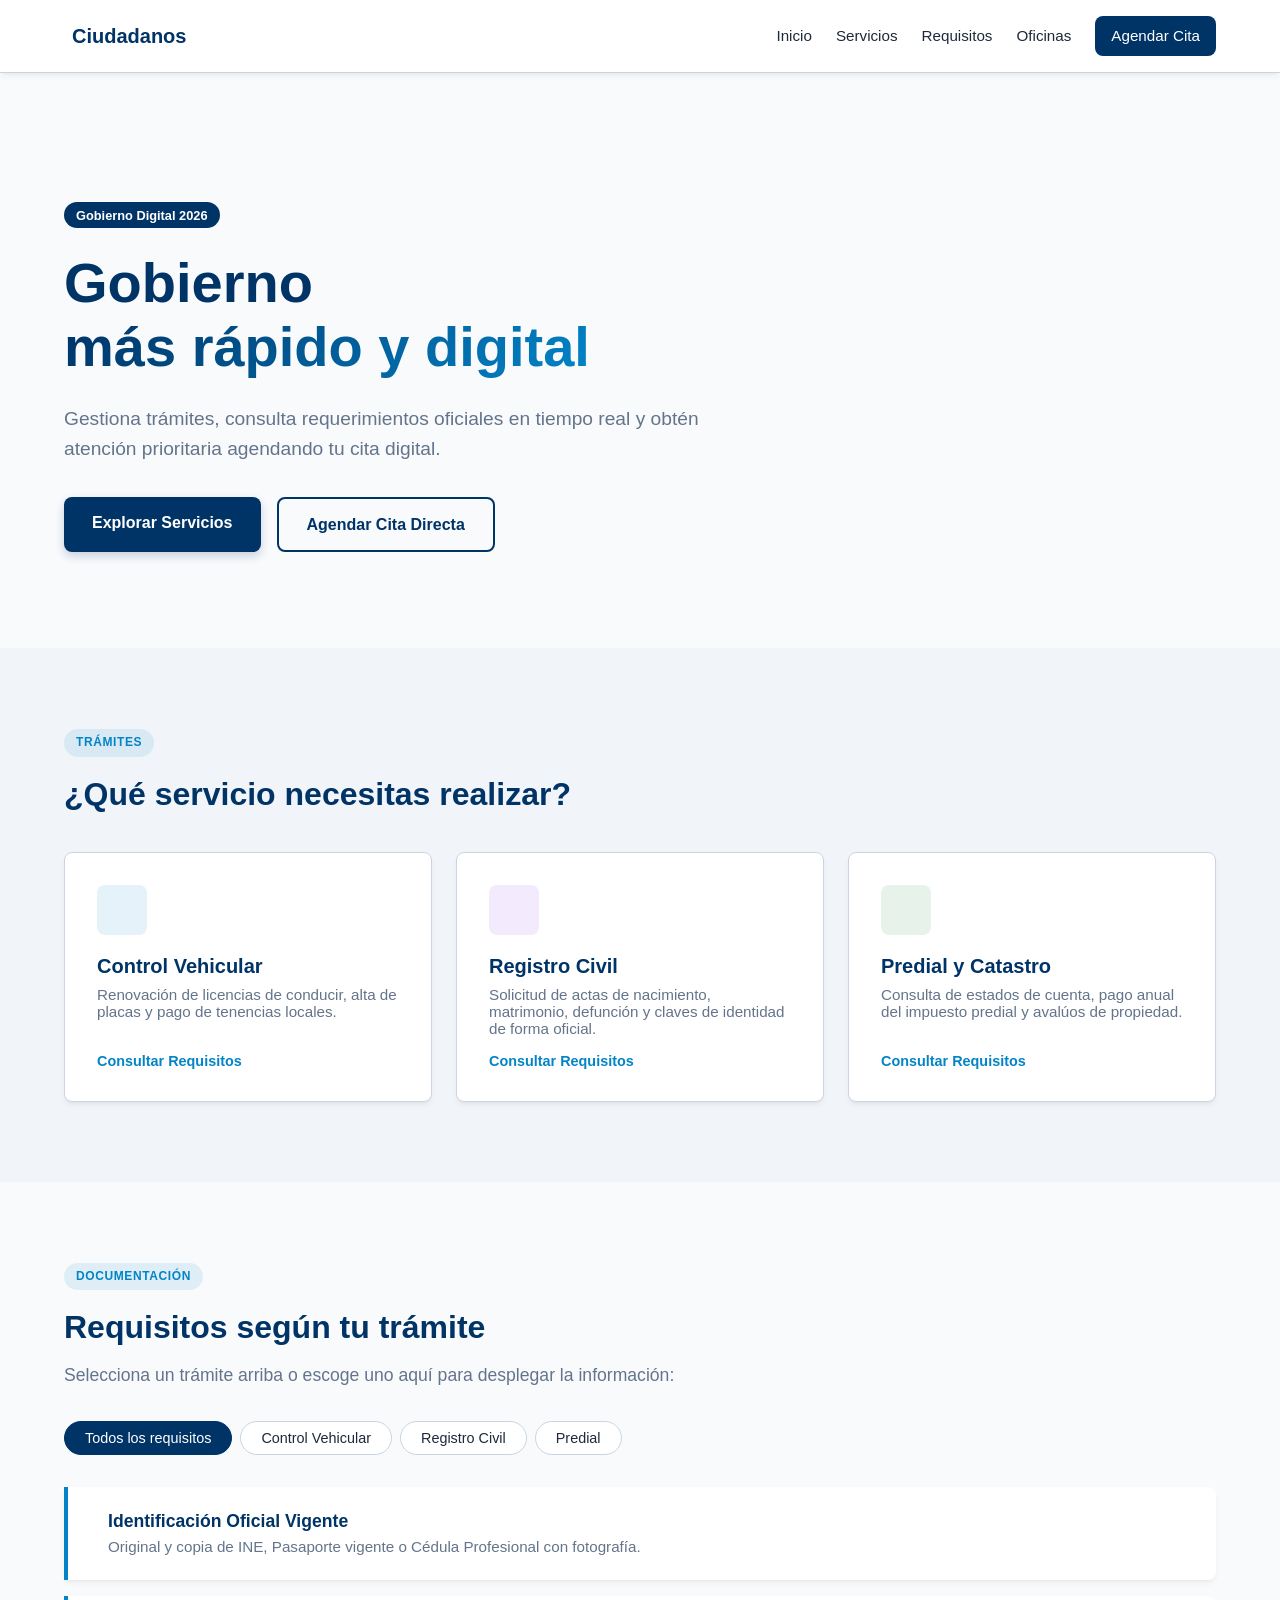
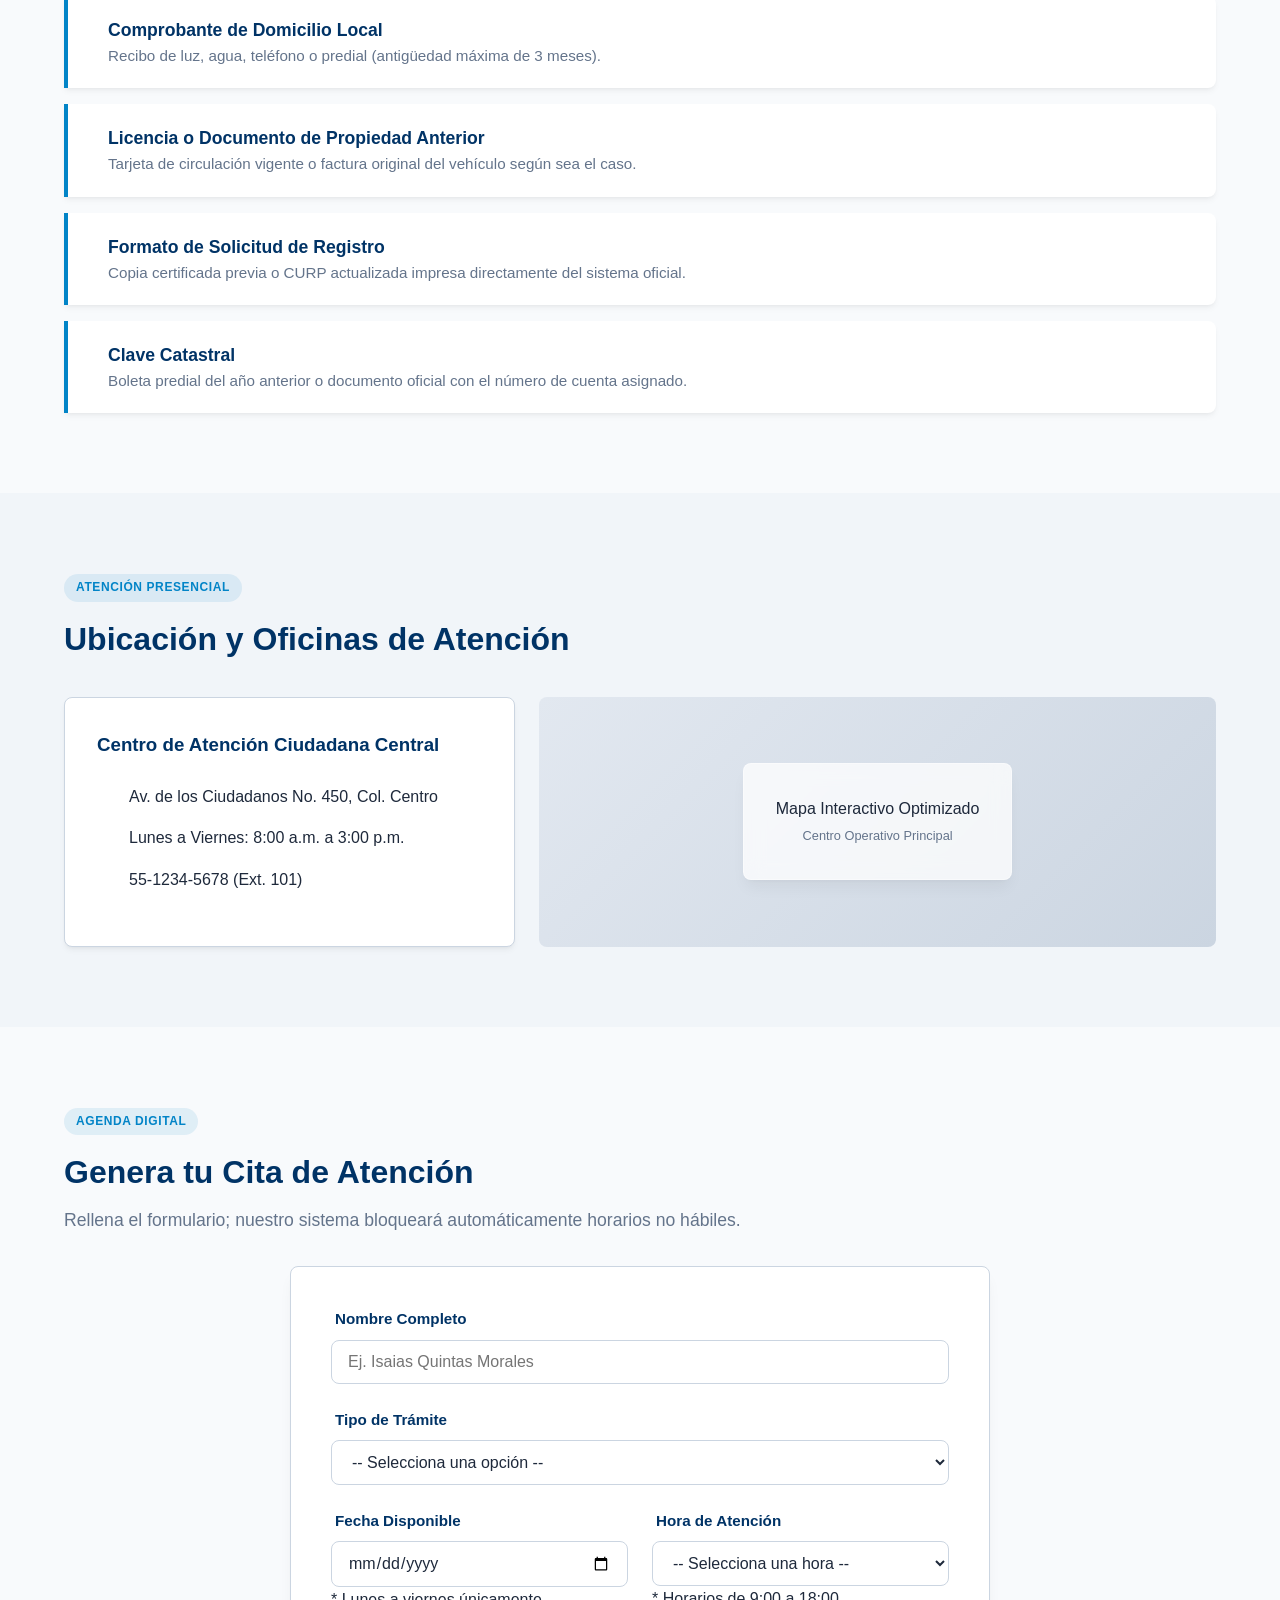
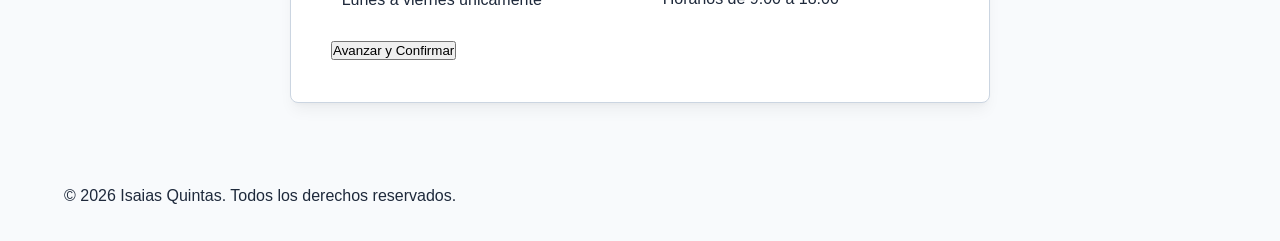
<file: index1.html>
<!DOCTYPE html>
<html lang="es">
<head>
  <meta charset="UTF-8">
  <meta name="viewport" content="width=device-width, initial-scale=1.0">
  <title>Portal de Servicios Ciudadanos</title>
  <link rel="stylesheet" href="styles1.css">
  <script src="script.js" defer></script>
</head>
<body>

  <!-- 🏷️ ENCABEZADO Y NAVEGACIÓN -->
  <header class="header" id="mainHeader">
    <div class="header-container">
      <div class="logo">
        <i class="fa-solid fa-landmark"></i> 
        <span>Ciudadanos</span>
      </div>
      <nav class="nav" aria-label="Navegación principal">
        <a href="#inicio">Inicio</a>
        <a href="#servicios">Servicios</a>
        <a href="#requisitos">Requisitos</a>
        <a href="#ubicacion">Oficinas</a>
        <a href="#contacto" class="btn-nav">Agendar Cita</a>
      </nav>
    </div>
  </header>

  <!-- CONTENEDOR PRINCIPAL SEMÁNTICO -->
  <main>
    
    <!-- 🏠 PORTADA PRINCIPAL (HERO) -->
    <section id="inicio" class="hero">
      <div class="hero-content">
        <span class="badge">Gobierno Digital 2026</span>
        <h1>Gobierno <br><span class="gradient-text">más rápido y digital</span></h1>
        <p>Gestiona trámites, consulta requerimientos oficiales en tiempo real y obtén atención prioritaria agendando tu cita digital.</p>
        <div class="hero-buttons">
          <a href="#servicios" class="btn-primary">Explorar Servicios</a>
          <a href="#contacto" class="btn-secondary">Agendar Cita Directa</a>
        </div>
      </div>
    </section>

    <!-- 🛠️ SECCIÓN: SERVICIOS -->
    <section id="servicios" class="section bg-light">
      <span class="section-tag">Trámites</span>
      <h2 class="section-title">¿Qué servicio necesitas realizar?</h2>
      <div class="grid-container">
        
        <button class="card" onclick="seleccionarTramite('vehicular')" type="button" aria-label="Consultar requisitos para Control Vehicular">
          <div class="card-icon icon-blue"><i class="fa-solid fa-car"></i></div>
          <h3>Control Vehicular</h3>
          <p>Renovación de licencias de conducir, alta de placas y pago de tenencias locales.</p>
          <span class="card-link">Consultar Requisitos <i class="fa-solid fa-arrow-right"></i></span>
        </button>

        <button class="card" onclick="seleccionarTramite('civil')" type="button" aria-label="Consultar requisitos para Registro Civil">
          <div class="card-icon icon-purple"><i class="fa-solid fa-id-card"></i></div>
          <h3>Registro Civil</h3>
          <p>Solicitud de actas de nacimiento, matrimonio, defunción y claves de identidad de forma oficial.</p>
          <span class="card-link">Consultar Requisitos <i class="fa-solid fa-arrow-right"></i></span>
        </button>

        <button class="card" onclick="seleccionarTramite('predial')" type="button" aria-label="Consultar requisitos para Predial y Catastro">
          <div class="card-icon icon-green"><i class="fa-solid fa-house-chimney"></i></div>
          <h3>Predial y Catastro</h3>
          <p>Consulta de estados de cuenta, pago anual del impuesto predial y avalúos de propiedad.</p>
          <span class="card-link">Consultar Requisitos <i class="fa-solid fa-arrow-right"></i></span>
        </button>

      </div>
    </section>

    <!-- 📋 SECCIÓN: REQUISITOS DINÁMICOS -->
    <section id="requisitos" class="section">
      <span class="section-tag">Documentación</span>
      <h2 class="section-title">Requisitos según tu trámite</h2>
      <p class="section-subtitle">Selecciona un trámite arriba o escoge uno aquí para desplegar la información:</p>
      
      <div class="filter-container">
        <button class="btn-filter active" onclick="filtrarRequisitos('todos', this)">Todos los requisitos</button>
        <button class="btn-filter" onclick="filtrarRequisitos('vehicular', this)">Control Vehicular</button>
        <button class="btn-filter" onclick="filtrarRequisitos('civil', this)">Registro Civil</button>
        <button class="btn-filter" onclick="filtrarRequisitos('predial', this)">Predial</button>
      </div>

      <div class="requisitos-list" id="listaRequisitos">
        <div class="req-item" data-category="vehicular civil predial">
          <div class="req-icon"><i class="fa-solid fa-passport"></i></div>
          <div>
            <strong>Identificación Oficial Vigente</strong>
            <p>Original y copia de INE, Pasaporte vigente o Cédula Profesional con fotografía.</p>
          </div>
        </div>
        <div class="req-item" data-category="vehicular civil predial">
          <div class="req-icon"><i class="fa-solid fa-map-location-dot"></i></div>
          <div>
            <strong>Comprobante de Domicilio Local</strong>
            <p>Recibo de luz, agua, teléfono o predial (antigüedad máxima de 3 meses).</p>
          </div>
        </div>
        <div class="req-item" data-category="vehicular">
          <div class="req-icon"><i class="fa-solid fa-id-badge"></i></div>
          <div>
            <strong>Licencia o Documento de Propiedad Anterior</strong>
            <p>Tarjeta de circulación vigente o factura original del vehículo según sea el caso.</p>
          </div>
        </div>
        <div class="req-item" data-category="civil">
          <div class="req-icon"><i class="fa-solid fa-users"></i></div>
          <div>
            <strong>Formato de Solicitud de Registro</strong>
            <p>Copia certificada previa o CURP actualizada impresa directamente del sistema oficial.</p>
          </div>
        </div>
        <div class="req-item" data-category="predial">
          <div class="req-icon"><i class="fa-solid fa-file-invoice-dollar"></i></div>
          <div>
            <strong>Clave Catastral</strong>
            <p>Boleta predial del año anterior o documento oficial con el número de cuenta asignado.</p>
          </div>
        </div>
      </div>
    </section>

    <!-- 📍 SECCIÓN: UBICACIÓN -->
    <section id="ubicacion" class="section bg-light">
      <span class="section-tag">Atención Presencial</span>
      <h2 class="section-title">Ubicación y Oficinas de Atención</h2>
      <div class="grid-container geo-grid">
        <div class="office-info-card">
          <h3>Centro de Atención Ciudadana Central</h3>
          <div class="info-link"><i class="fa-solid fa-location-dot"></i> Av. de los Ciudadanos No. 450, Col. Centro</div>
          <div class="info-link"><i class="fa-solid fa-clock"></i> Lunes a Viernes: 8:00 a.m. a 3:00 p.m.</div>
          <div class="info-link"><i class="fa-solid fa-phone"></i> 55-1234-5678 (Ext. 101)</div>
        </div>
        <div class="office-map-container">
          <div class="glass-map">
            <i class="fa-solid fa-map-marked-alt map-pulse"></i>
            <p>Mapa Interactivo Optimizado</p>
            <span class="map-coordinates">Centro Operativo Principal</span>
          </div>
        </div>
      </div>
    </section>

    <!-- 📅 SECCIÓN: CONTACTO O CITAS -->
    <section id="contacto" class="section">
      <span class="section-tag">Agenda Digital</span>
      <h2 class="section-title">Genera tu Cita de Atención</h2>
      <p class="section-subtitle">Rellena el formulario; nuestro sistema bloqueará automáticamente horarios no hábiles.</p>
      
      <form class="appointment-form" id="formCitas">
        <div class="form-group">
          <label for="nombre"><i class="fa-solid fa-user"></i> Nombre Completo</label>
          <input type="text" id="nombre" required placeholder="Ej. Isaias Quintas Morales">
        </div>
        
        <div class="form-group">
          <label for="tramite"><i class="fa-solid fa-list-check"></i> Tipo de Trámite</label>
          <select id="tramite" required>
            <option value="" disabled selected>-- Selecciona una opción --</option>
            <option value="vehicular">Control Vehicular</option>
            <option value="civil">Registro Civil</option>
            <option value="predial">Predial y Catastro</option>
          </select>
        </div>
        
        <div class="form-row">
          <div class="form-group">
            <label for="fecha"><i class="fa-solid fa-calendar-days"></i> Fecha Disponible</label>
            <input type="date" id="fecha" required>
            <span class="input-tip">* Lunes a viernes únicamente</span>
            <!-- Alerta integrada para errores de fecha -->
            <div id="error-fecha" class="error-message" style="display: none; color: #d32f2f; font-size: 0.85rem; margin-top: 5px;">
              <i class="fa-solid fa-triangle-exclamation"></i> Los fines de semana no están operativos.
            </div>
          </div>
          
          <div class="form-group">
            <label for="hora"><i class="fa-solid fa-clock"></i> Hora de Atención</label>
            <!-- Limpieza completa del select. Se rellenará dinámicamente mediante JS -->
            <select id="hora" required>
              <option value="" disabled selected>-- Selecciona --</option>
            </select>
            <span class="input-tip">* Horarios de 9:00 a 18:00</span>
          </div>
        </div>
        
        <button type="submit" class="btn-submit">Avanzar y Confirmar <i class="fa-solid fa-circle-check"></i></button>
      </form>

      <!-- Ticket de cita confirmada -->
      <div id="ticketCita" class="ticket hidden" style="display: none;">
        <div class="ticket-header">
          <h3><i class="fa-solid fa-circle-check"></i> Cita Confirmada Exitosamente</h3>
        </div>
        <div class="ticket-body">
          <p><strong>Titular:</strong> <span id="ticketNombre"></span></p>
        </div>
      </div>
    </section>
<footer class="footer">
</footer>
    <div class="footer-container">
      <p>&copy; 2026 Isaias Quintas. Todos los derechos reservados.</p>
      <div class="social-links">
        <a href="#" aria-label="Facebook"><i class="fa-brands fa-facebook-f"></i></a>
        <a href="#" aria-label="Twitter"><i class="fa-brands fa-twitter"></i></a>
        <a href="#" aria-label="Instagram"><i class="fa-brands fa-instagram"></i></a>
        <a href="#" aria-label="LinkedIn"><i class="fa-brands fa-linkedin-in"></i></a>
      </div>
    </div>
</footer>    
  </main>

</body>
</html>
</file>
<file: styles1.css>
/* 🎨 VARIABLES DE DISEÑO (Colores y Tipografía) */

/* --- VARIABLES GLOBALES (Tema Institucional Ajustable) --- */
:root {
  --primary-color: #003366;       /* Azul institucional de alta confianza */
  --primary-dark: #002244;        /* Variación oscura para interacciones */
  --accent-color: #0284c7;         /* Azul secundario para destaques y enlaces */
  --success-color: #15803d;        /* Verde accesibilidad para confirmaciones */
  --error-color: #b91c1c;          /* Rojo con alto contraste para alertas */
  --text-dark: #1e293b;            /* Gris casi negro para lectura óptima */
  --text-muted: #64748b;           /* Gris medio para textos secundarios */
  --bg-main: #f8fafc;              /* Fondo general limpio */
  --bg-card: #ffffff;              /* Fondo de módulos */
  --border-color: #cbd5e1;         /* Gris sutil para delimitadores */
  --radius: 8px;                   /* Bordes curvos modernos y suaves */
  --shadow: 0 4px 6px -1px rgba(0, 0, 0, 0.05), 0 2px 4px -2px rgba(0, 0, 0, 0.05);
  --shadow-lg: 0 10px 15px -3px rgba(0, 0, 0, 0.05), 0 4px 6px -4px rgba(0, 0, 0, 0.05);
  --transition: all 0.25s cubic-bezier(0.4, 0, 0.2, 1);
}

/* --- RESET INTEGRAL & ACCESIBILIDAD --- */
*, *::before, *::after {
  box-sizing: border-box;
  margin: 0;
  padding: 0;
}

html {
  scroll-behavior: smooth; /* Desplazamiento fluido nativo */
}

body {
  font-family: -apple-system, BlinkMacSystemFont, "Segoe UI", Roboto, Helvetica, Arial, sans-serif;
  background-color: var(--bg-main);
  color: var(--text-dark);
  line-height: 1.6;
  -webkit-font-smoothing: antialiased;
}

main {
  max-width: 1200px;
  margin: 0 auto;
  padding: 2rem 1.5rem;
}

/* --- NAVEGACIÓN Y ENCABEZADO SUPERIOR --- */
.header {
  background-color: var(--bg-card);
  border-bottom: 1px solid var(--border-color);
  position: sticky;
  top: 0;
  z-index: 100;
  box-shadow: var(--shadow);
}

.header-container {
  max-width: 1200px;
  margin: 0 auto;
  padding: 1rem 1.5rem;
  display: flex;
  justify-content: space-between;
  align-items: center;
}

.logo {
  display: flex;
  align-items: center;
  gap: 0.5rem;
  font-size: 1.25rem;
  font-weight: 700;
  color: var(--primary-color);
}

.nav {
  display: flex;
  align-items: center;
  gap: 1.5rem;
}

.nav a {
  text-decoration: none;
  color: var(--text-dark);
  font-weight: 500;
  font-size: 0.95rem;
  transition: var(--transition);
}

.nav a:hover {
  color: var(--accent-color);
}

.btn-nav {
  background-color: var(--primary-color);
  color: #fff !important;
  padding: 0.5rem 1rem;
  border-radius: var(--radius);
}

.btn-nav:hover {
  background-color: var(--primary-dark);
}

/* --- COMPONENTES COMUNES DE SECCIÓN --- */
.section {
  padding: 5rem 0;
}

.bg-light {
  background-color: #f1f5f9;
  margin-left: -100vw;
  margin-right: -100vw;
  padding-left: 100vw;
  padding-right: 100vw;
}

.section-tag {
  display: inline-block;
  background-color: rgba(2, 132, 199, 0.1);
  color: var(--accent-color);
  font-size: 0.75rem;
  font-weight: 700;
  text-transform: uppercase;
  letter-spacing: 0.05em;
  padding: 0.25rem 0.75rem;
  border-radius: 50px;
  margin-bottom: 0.75rem;
}

.section-title {
  font-size: 2rem;
  font-weight: 700;
  color: var(--primary-color);
  margin-bottom: 0.5rem;
}

.section-subtitle {
  color: var(--text-muted);
  font-size: 1.1rem;
  margin-bottom: 2rem;
}

/* --- REJILLA Y CONTENEDORES --- */
.grid-container {
  display: grid;
  grid-template-columns: repeat(auto-fit, minmax(300px, 1fr));
  gap: 1.5rem;
  margin-top: 2rem;
}

/* --- PORTADA PRINCIPAL --- */
.hero {
  padding: 6rem 0;
  display: flex;
  align-items: center;
}

.hero-content {
  max-width: 650px;
}

.badge {
  background-color: var(--primary-color);
  color: #fff;
  font-size: 0.8rem;
  font-weight: 600;
  padding: 0.35rem 0.75rem;
  border-radius: 50px;
}

.hero h1 {
  font-size: 3.5rem;
  line-height: 1.15;
  font-weight: 800;
  margin-top: 1.5rem;
  margin-bottom: 1.5rem;
  color: var(--primary-color);
}

.gradient-text {
  background: linear-gradient(135deg, var(--primary-color), var(--accent-color));
  -webkit-background-clip: text;
  -webkit-text-fill-color: transparent;
}

.hero p {
  font-size: 1.2rem;
  color: var(--text-muted);
  margin-bottom: 2rem;
}

.hero-buttons {
  display: flex;
  gap: 1rem;
  flex-wrap: wrap;
}

.btn-primary, .btn-secondary {
  text-decoration: none;
  padding: 0.8rem 1.75rem;
  border-radius: var(--radius);
  font-weight: 600;
  font-size: 1rem;
  transition: var(--transition);
}

.btn-primary {
  background-color: var(--primary-color);
  color: #fff;
  box-shadow: 0 4px 10px rgba(0, 51, 102, 0.2);
}

.btn-primary:hover {
  background-color: var(--primary-dark);
  transform: translateY(-2px);
}

.btn-secondary {
  background-color: transparent;
  color: var(--primary-color);
  border: 2px solid var(--primary-color);
}

.btn-secondary:hover {
  background-color: rgba(0, 51, 102, 0.05);
}

/* --- TARJETAS DE SERVICIOS INTERACTIVAS (BOTONES) --- */
button.card {
  background-color: var(--bg-card);
  border: 1px solid var(--border-color);
  border-radius: var(--radius);
  padding: 2rem;
  text-align: left;
  cursor: pointer;
  font-family: inherit;
  box-shadow: var(--shadow);
  transition: var(--transition);
  display: flex;
  flex-direction: column;
}

button.card:hover {
  transform: translateY(-4px);
  box-shadow: var(--shadow-lg);
  border-color: var(--accent-color);
}

.card-icon {
  width: 50px;
  height: 50px;
  border-radius: var(--radius);
  display: flex;
  align-items: center;
  justify-content: center;
  font-size: 1.5rem;
  margin-bottom: 1.25rem;
}

.icon-blue { background-color: rgba(2, 132, 199, 0.1); color: var(--accent-color); }
.icon-purple { background-color: rgba(147, 51, 234, 0.1); color: #9333ea; }
.icon-green { background-color: rgba(21, 128, 61, 0.1); color: var(--success-color); }

button.card h3 {
  font-size: 1.25rem;
  color: var(--primary-color);
  margin-bottom: 0.5rem;
}

button.card p {
  color: var(--text-muted);
  font-size: 0.95rem;
  flex-grow: 1;
  margin-bottom: 1rem;
}

.card-link {
  font-size: 0.9rem;
  font-weight: 600;
  color: var(--accent-color);
  display: flex;
  align-items: center;
  gap: 0.25rem;
}

/* --- FILTROS Y REQUISITOS DINÁMICOS --- */
.filter-container {
  display: flex;
  gap: 0.5rem;
  flex-wrap: wrap;
  margin-bottom: 2rem;
}

.btn-filter {
  background-color: var(--bg-card);
  border: 1px solid var(--border-color);
  padding: 0.5rem 1.25rem;
  border-radius: 50px;
  font-size: 0.9rem;
  font-weight: 500;
  cursor: pointer;
  color: var(--text-dark);
  transition: var(--transition);
}

.btn-filter:hover {
  background-color: #f1f5f9;
}

.btn-filter.active {
  background-color: var(--primary-color);
  color: #fff;
  border-color: var(--primary-color);
}

.requisitos-list {
  display: flex;
  flex-direction: column;
  gap: 1rem;
}

.req-item {
  background-color: var(--bg-card);
  border-left: 4px solid var(--accent-color);
  padding: 1.25rem;
  border-radius: 0 var(--radius) var(--radius) 0;
  box-shadow: var(--shadow);
  display: flex;
  gap: 1.25rem;
  align-items: flex-start;
  animation: fadeIn 0.4s ease forwards;
}

.req-icon {
  font-size: 1.5rem;
  color: var(--primary-color);
  margin-top: 0.2rem;
}

.req-item strong {
  display: block;
  font-size: 1.1rem;
  color: var(--primary-color);
}

.req-item p {
  color: var(--text-muted);
  font-size: 0.95rem;
}

/* --- CONTROL DE MAPA E INFORMACIÓN --- */
.geo-grid {
  grid-template-columns: 1fr 1.5fr;
}

.office-info-card {
  background-color: var(--bg-card);
  padding: 2rem;
  border-radius: var(--radius);
  border: 1px solid var(--border-color);
  box-shadow: var(--shadow);
}

.office-info-card h3 {
  color: var(--primary-color);
  margin-bottom: 1.5rem;
}

.info-link {
  display: flex;
  align-items: center;
  gap: 0.75rem;
  margin-bottom: 1rem;
  color: var(--text-dark);
}

.info-link i {
  color: var(--accent-color);
  width: 20px;
}

/* Simulación visual de mapa interactivo moderno (Glassmorphism) */
.office-map-container {
  background: linear-gradient(135deg, #e2e8f0 0%, #cbd5e1 100%);
  border-radius: var(--radius);
  min-height: 250px;
  position: relative;
  display: flex;
  align-items: center;
  justify-content: center;
  overflow: hidden;
}

.glass-map {
  background: rgba(255, 255, 255, 0.75);
  backdrop-filter: blur(10px);
  -webkit-backdrop-filter: blur(10px);
  padding: 2rem;
  border-radius: var(--radius);
  text-align: center;
  box-shadow: var(--shadow-lg);
  border: 1px solid rgba(255, 255, 255, 0.4);
}

.map-pulse {
  font-size: 3rem;
  color: var(--error-color);
  animation: pulse 2s infinite;
  margin-bottom: 0.5rem;
}

.map-coordinates {
  font-size: 0.8rem;
  color: var(--text-muted);
}

/* --- FORMULARIO DE CITAS MODERNO --- */
.appointment-form {
  background-color: var(--bg-card);
  padding: 2.5rem;
  border-radius: var(--radius);
  border: 1px solid var(--border-color);
  box-shadow: var(--shadow-lg);
  max-width: 700px;
  margin: 0 auto;
  transition: var(--transition);
}

.form-group {
  margin-bottom: 1.5rem;
}

.form-row {
  display: grid;
  grid-template-columns: 1fr 1fr;
  gap: 1.5rem;
}

.appointment-form label {
  display: block;
  font-weight: 600;
  margin-bottom: 0.5rem;
  color: var(--primary-color);
  font-size: 0.95rem;
}

.appointment-form label i {
  margin-right: 0.25rem;
  color: var(--accent-color);
}

.appointment-form input[type="text"],
.appointment-form input[type="date"],
.appointment-form select {
  width: 100%;
  padding: 0.75rem 1rem;
  font-size: 1rem;
  border: 1.5px solid var(--border-color);
  border-radius: var(--radius);
  background-color: #fff;
  color: var(--text-dark);
  font-family: inherit;
  transition: var(--transition);
}

.appointment-form input:focus,
.appointment-form select:focus {
</file>
